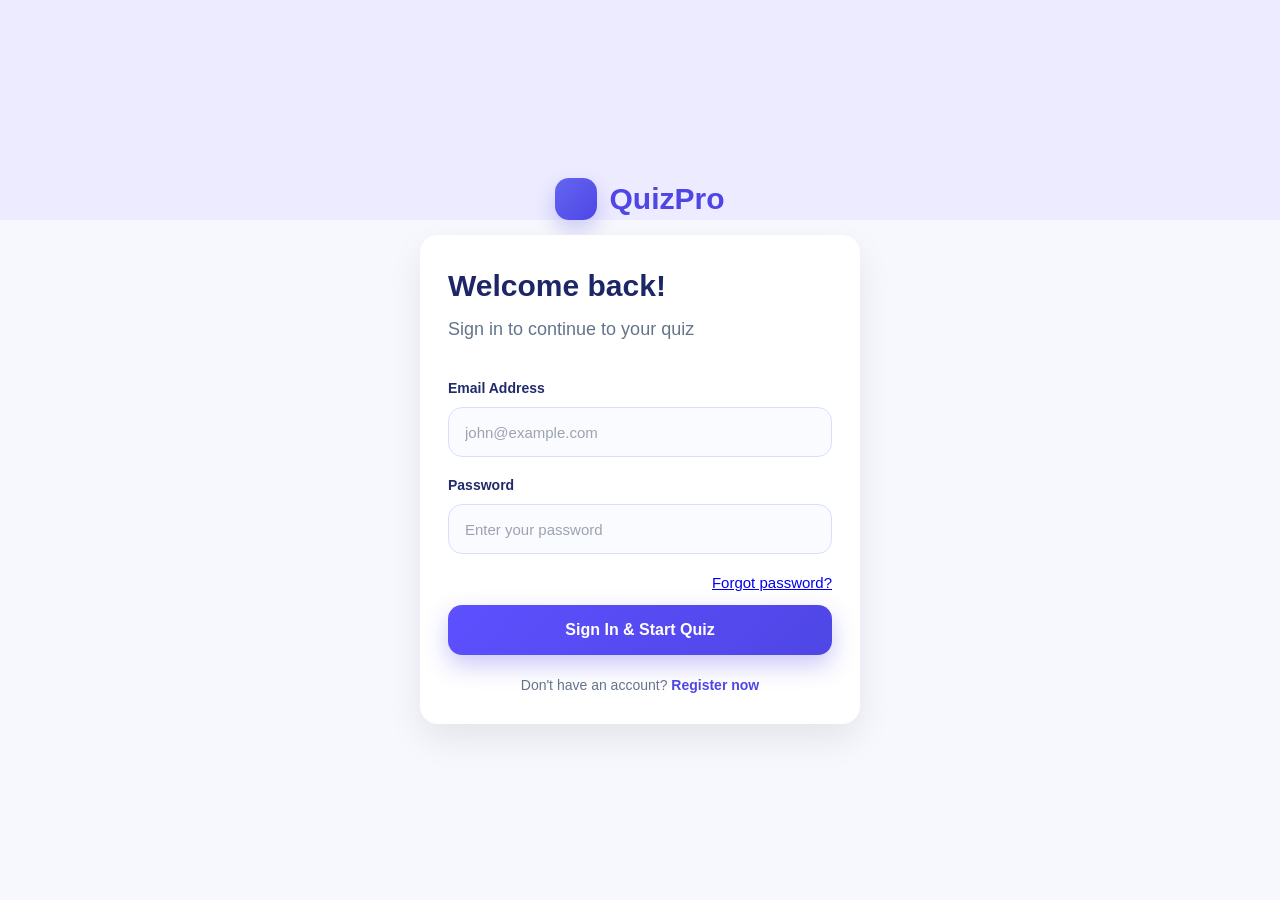
<file: login.html>
<!doctype html>
<html lang="en">
  <head>
    <meta charset="UTF-8" />

    <meta name="viewport" content="width=device-width, initial-scale=1.0" />

    <title>Quiz web app</title>

    <link rel="stylesheet" href="style.css" />
  </head>

  <body>
    <div class="background">
      <div class="top-bg"></div>

      <div class="bottom-bg"></div>
    </div>

    <main class="container">
      <div class="logo">
        <div class="logo-icon">
          <i class="ri-clipboard-line"></i>
        </div>

        <h2>QuizPro</h2>
      </div>

      <section class="card">
        <h1>Welcome back!</h1>

        <p class="subtitle">Sign in to continue to your quiz</p>

        <form id="loginForm" novalidate>
          <div class="input-group">
            <label for="email"> Email Address </label>

            <input type="email" id="email" placeholder="john@example.com" />

            <small class="error-message"></small>
          </div>

          <div class="input-group">
            <label for="password"> Password </label>

            <div class="password-box">
              <input
                type="password"
                id="password"
                placeholder="Enter your password"
              />

              <i class="ri-eye-line toggle-password" data-target="password"></i>
            </div>

            <small class="error-message"></small>
          </div>

          <div class="forgot-wrapper">
            <a href="#"> Forgot password? </a>
          </div>

          <button type="submit">Sign In & Start Quiz</button>
        </form>

        <div class="bottom-text">
          Don't have an account?

          <a href="register.html"> Register now </a>
        </div>
      </section>
    </main>

    <script src="login.js"></script>
  </body>
</html>
</file>
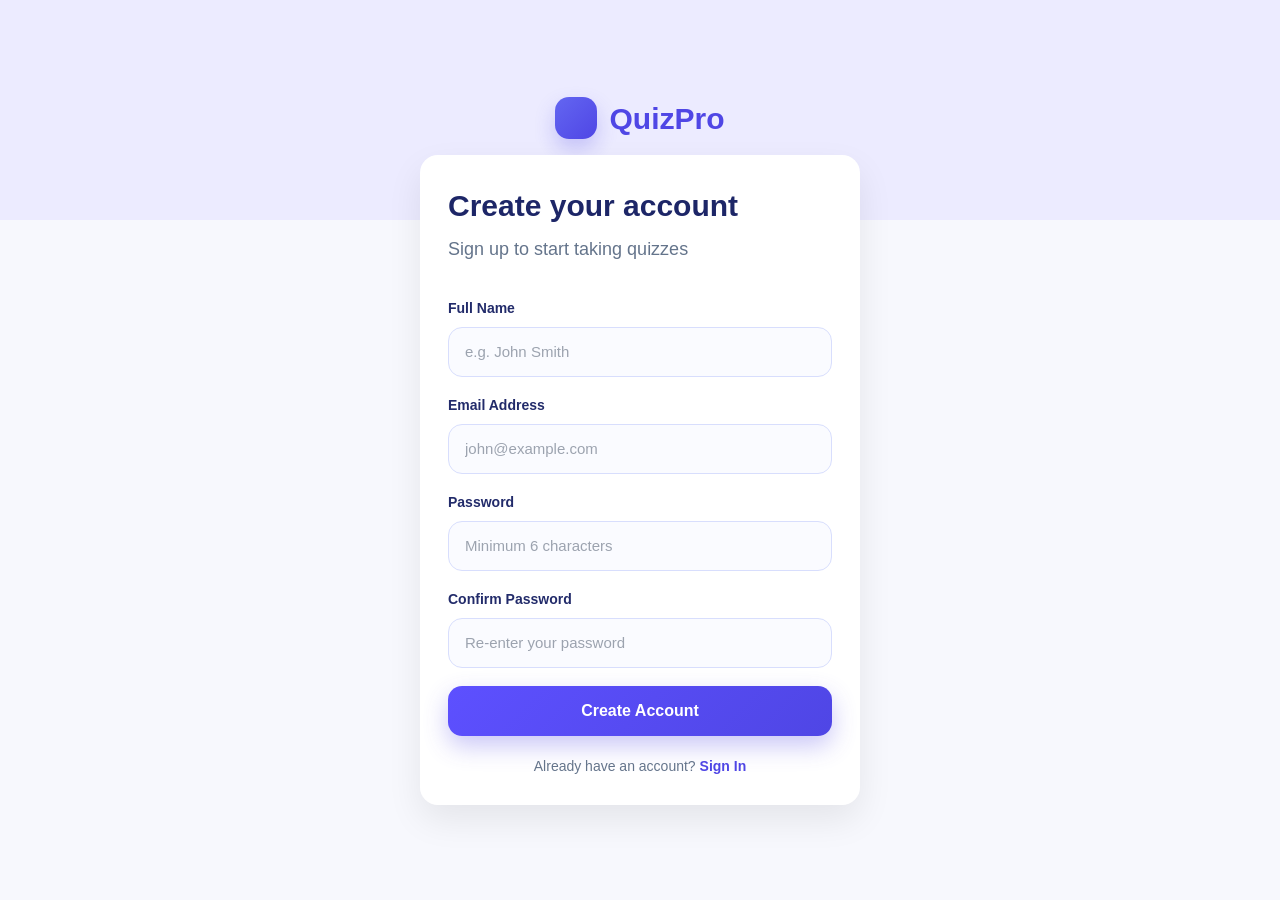
<file: register.html>
<!doctype html>
<html lang="en">
  <head>
    <meta charset="UTF-8" />
    <meta name="viewport" content="width=device-width, initial-scale=1.0" />

    <title>Quiz Web App</title>
    <link rel="stylesheet" href="style.css" />
  </head>

  <body>
    <div class="background">
      <div class="top-bg"></div>

      <div class="bottom-bg"></div>
    </div>

    <main class="container">
      <div class="logo">
        <div class="logo-icon">
          <i class="ri-clipboard-line"></i>
        </div>

        <h2>QuizPro</h2>
      </div>

      <section class="card">
        <h1>Create your account</h1>

        <p class="subtitle">Sign up to start taking quizzes</p>

        <form id="registerForm" novalidate>
          <div class="input-group">
            <label for="name"> Full Name </label>

            <input type="text" id="name" placeholder="e.g. John Smith" />

            <small class="error-message"></small>
          </div>

          <div class="input-group">
            <label for="email"> Email Address </label>

            <input type="email" id="email" placeholder="john@example.com" />

            <small class="error-message"></small>
          </div>

          <div class="input-group">
            <label for="password"> Password </label>

            <div class="password-box">
              <input
                type="password"
                id="password"
                placeholder="Minimum 6 characters"
              />

              <i class="ri-eye-line toggle-password" data-target="password">
              </i>
            </div>

            <small class="error-message"></small>
          </div>

          <div class="input-group">
            <label for="confirmPassword"> Confirm Password </label>

            <div class="password-box">
              <input
                type="password"
                id="confirmPassword"
                placeholder="Re-enter your password"
              />

              <i
                class="ri-eye-line toggle-password"
                data-target="confirmPassword"
              >
              </i>
            </div>

            <small class="error-message"></small>
          </div>

          <button type="submit">Create Account</button>
        </form>

        <div class="bottom-text">
          Already have an account?

          <a href="/login.html"> Sign In </a>
        </div>
      </section>
    </main>

    <script src="register.js"></script>
  </body>
</html>
</file>
<file: style.css>
* {
  margin: 0;
  padding: 0;
  box-sizing: border-box;
}

body {
  font-family: "Inter", sans-serif;
  background: #f6f7ff;
  overflow-x: hidden;
}
.con {
  padding: 10px;
}
.container2 {
  margin: auto;
  max-width: 670px;
}

.background {
  position: fixed;
  inset: 0;
  z-index: -1;
}

.top-bg {
  height: 220px;
  background: #ecebff;
}

.bottom-bg {
  height: calc(100vh - 220px);
  background: #f7f8fd;
}

.container {
  width: 100%;
  min-height: 100vh;

  display: flex;
  flex-direction: column;
  justify-content: center;
  align-items: center;

  padding: 20px;
}

.logo {
  display: flex;
  align-items: center;
  gap: 10px;

  margin-bottom: 14px;
}

.logo-icon {
  width: 38px;
  height: 38px;

  display: flex;
  justify-content: center;
  align-items: center;

  border-radius: 12px;

  background: linear-gradient(135deg, #6b5cff, #4f46e5);

  color: white;

  box-shadow: 0 8px 20px rgba(79, 70, 229, 0.25);
}

.logo-icon i {
  font-size: 18px;
}

.logo h2 {
  font-size: 24px;
  color: #4f46e5;
  font-weight: 700;
}

.card {
  width: 100%;
  max-width: 440px;

  background: white;

  border-radius: 18px;

  padding: 28px;

  box-shadow: 0 15px 35px rgba(0, 0, 0, 0.08);
}

.card h1 {
  color: #1d2667;

  font-size: 30px;

  font-weight: 700;

  margin-bottom: 8px;
}

.subtitle {
  color: #68758d;

  font-size: 15px;

  margin-bottom: 24px;
}

.input-group {
  margin-bottom: 18px;
}

.input-group label {
  display: block;

  margin-bottom: 8px;

  font-size: 14px;

  font-weight: 600;

  color: #222b6a;
}

.input-group input {
  width: 100%;

  height: 50px;

  padding: 0 16px;

  border-radius: 14px;

  border: 1px solid #d8defd;

  background: #fafbff;

  outline: none;

  font-size: 15px;

  transition: 0.3s;
}

.input-group input::placeholder {
  color: #9ca3af;
}

.input-group input:focus {
  border-color: #4f46e5;

  background: white;

  box-shadow: 0 0 0 3px rgba(79, 70, 229, 0.12);
}

.password-box {
  position: relative;
}

.password-box i {
  position: absolute;

  right: 15px;

  top: 50%;

  transform: translateY(-50%);

  font-size: 18px;

  cursor: pointer;

  color: #6b7280;
}

.error {
  color: red;

  font-size: 13px;

  margin-bottom: 12px;
}

button {
  width: 100%;

  height: 50px;

  border: none;

  border-radius: 14px;

  cursor: pointer;

  color: white;

  font-size: 16px;

  font-weight: 600;

  background: linear-gradient(135deg, #5d50ff, #4f46e5);

  transition: 0.3s;

  box-shadow: 0 10px 25px rgba(79, 70, 229, 0.3);
}

button:hover {
  transform: translateY(-2px);

  box-shadow: 0 14px 30px rgba(79, 70, 229, 0.35);
}

.bottom-text {
  margin-top: 20px;

  text-align: center;

  font-size: 14px;

  color: #64748b;
}

.bottom-text a {
  color: #4f46e5;

  text-decoration: none;

  font-weight: 600;
}

.bottom-text a:hover {
  text-decoration: underline;
}

@media (max-width: 600px) {
  .container {
    padding: 16px;
  }

  .card {
    max-width: 100%;

    padding: 22px;
  }

  .logo {
    margin-bottom: 20px;
  }

  .logo-icon {
    width: 34px;
    height: 34px;
  }

  .logo-icon i {
    font-size: 16px;
  }

  .logo h2 {
    font-size: 22px;
  }

  .card h1 {
    font-size: 26px;
  }

  .subtitle {
    font-size: 14px;
  }

  .input-group input {
    height: 48px;

    font-size: 14px;
  }

  button {
    height: 48px;

    font-size: 15px;
  }
}
.error-message {
  display: none;
  color: #ef4444;
  font-size: 13px;
  margin-top: 6px;
  min-height: 18px;
}

.input-error {
  border: 1px solid #ef4444 !important;
  background: #fff5f5 !important;
}

.input-success {
  border: 1px solid #22c55e !important;
}

.forgot-wrapper {
  text-align: right;
  padding-bottom: 10px;
}

* {
  margin: 0;
  padding: 0;
  box-sizing: border-box;
}

body {
  font-family: "Inter", sans-serif;
  background: #f5f7ff;
  color: #172554;
  overflow-x: hidden;
  font-size: 15px;
  line-height: 1.5;
}

.quiz-header {
  position: sticky;
  z-index: 1000;

  background: #fff;

  box-shadow: 0 2px 8px rgba(0, 0, 0, 0.05);
}
.header {
  margin: auto;
  padding-top: 15px;
  padding: 15px 10% 0 10%;
  height: 68px;

  display: flex;

  justify-content: space-around;

  align-items: center;
}

.logo {
  display: flex;

  align-items: center;

  gap: 10px;
}

.logo-icon {
  width: 40px;

  height: 40px;

  border-radius: 12px;

  background: linear-gradient(135deg, #635bff, #4f46e5);

  display: flex;

  justify-content: center;

  align-items: center;

  color: #fff;

  box-shadow: 0 8px 18px rgba(79, 70, 229, 0.22);
}

.logo-icon i {
  font-size: 18px;
}

.logo h2 {
  font-family: "Nunito", sans-serif;

  font-size: 28px;

  color: #4f46e5;

  font-weight: 800;
}

.header-right {
  display: flex;

  align-items: center;

  gap: 16px;
}

.user {
  font-size: 15px;

  color: #64748b;
}

.user span {
  font-weight: 700;

  color: #111827;
}

.timer {
  display: flex;

  align-items: center;

  gap: 8px;

  padding: 10px 16px;

  border-radius: 14px;

  background: #eef2ff;

  color: #4338ca;

  font-weight: 700;

  font-size: 20px;

  box-shadow: 0 3px 8px rgba(79, 70, 229, 0.08);
}

.timer i {
  font-size: 18px;
}

.timer.danger {
  background: #fee2e2;

  color: #dc2626;
}

.progress {
  width: 100%;

  height: 3px;

  background: #e5e7eb;
}

.progress-bar {
  width: 0%;

  height: 100%;

  background: #4f46e5;

  transition: 0.35s ease;
}
.quiz-container {
  width: 94%;

  max-width: 760px;

  margin: 0px auto 34px;
}

.quiz-info {
  display: flex;

  justify-content: space-between;

  align-items: center;

  margin-bottom: 1px;
}

.question-count {
  background: #eef2ff;

  color: #4f46e5;

  font-size: 15px;

  font-weight: 700;

  padding: 8px 14px;

  border-radius: 999px;
}

.answered {
  color: #64748b;

  font-size: 15px;
}

.quiz-card {
  background: #fff;

  border-radius: 18px;

  padding: 26px;

  box-shadow: 0 8px 22px rgba(0, 0, 0, 0.05);
  min-height: 422px;
  border: 1px solid #eceef9;
}

.quiz-card h2 {
  font-family: "Nunito", sans-serif;

  color: #172554;

  margin-bottom: 26px;

  line-height: 1.45;
}

.options {
  display: flex;

  flex-direction: column;

  gap: 12px;
}

.option {
  display: flex;

  align-items: center;

  gap: 14px;

  min-height: 64px;

  padding: 15px 18px;

  background: #f8faff;

  border: 2px solid #d8defd;

  border-radius: 16px;

  cursor: pointer;

  transition: 0.25s;
}

.option:hover {
  border-color: #4f46e5;

  background: #eef2ff;
}

.option-letter {
  width: 32px;

  height: 32px;

  border-radius: 50%;

  border: 2px solid #bfc7da;

  display: flex;

  justify-content: center;

  align-items: center;

  font-size: 15px;

  font-weight: 700;

  color: #64748b;

  flex-shrink: 0;
}

.option-text {
  font-size: 16px;

  color: #172554;

  font-weight: 500;
}

.option.active {
  background: #eef2ff;

  border-color: #4f46e5;

  box-shadow: 0 6px 18px rgba(79, 70, 229, 0.12);
}

.option.active .option-letter {
  background: #4f46e5;

  color: #fff;

  border-color: #4f46e5;
}

.option.active .option-text {
  color: #1e1b4b;

  font-weight: 600;
}
.option.correct {
  background: #ecfdf5;

  border-color: #22c55e;
}

.option.correct .option-letter {
  background: #22c55e;

  color: #fff;

  border-color: #22c55e;
}

.option.wrong {
  background: #fef2f2;

  border-color: #ef4444;
}

.option.wrong .option-letter {
  background: #ef4444;

  color: #fff;

  border-color: #ef4444;
}

.navigator {
  display: flex;

  justify-content: center;

  align-items: center;

  flex-wrap: wrap;

  gap: 10px;

  margin: 16px 0;
}

.nav-btn {
  width: 36px;

  height: 36px;

  border-radius: 50%;

  border: 2px solid #d8defd;

  background: #fff;

  color: #64748b;

  font-size: 14px;

  font-weight: 600;

  cursor: pointer;

  transition: 0.25s;
}

.nav-btn:hover {
  background: #eef2ff;

  border-color: #4f46e5;

  color: #4f46e5;

  transform: translateY(-2px);
}

.nav-btn.active {
  background: #4f46e5;

  color: #fff;

  border-color: #4f46e5;

  box-shadow: 0 6px 15px rgba(79, 70, 229, 0.25);
}

.nav-btn.answered {
  background: #eef2ff;

  color: #4f46e5;

  border-color: #4f46e5;
}

.buttons {
  display: flex;

  justify-content: space-between;

  align-items: center;

  gap: 14px;
  flex-wrap: wrap;

  margin-top: 18px;
  width: 100;
}

.buttons .btn {
  width: 145px;
}

.btn {
  min-width: 145px;

  height: 48px;

  border: none;

  outline: none;

  border-radius: 14px;

  cursor: pointer;

  font-family: "Inter", sans-serif;

  font-size: 15px;

  font-weight: 600;

  display: flex;

  justify-content: center;

  align-items: center;

  gap: 8px;

  transition: 0.25s;
}

.btn-outline {
  background: #fff;

  color: #64748b;

  border: 2px solid #d8defd;
}

.btn-outline:hover {
  border-color: #4f46e5;

  background: #f8faff;

  color: #4f46e5;
}

.btn-primary {
  background: #4f46e5;

  color: #fff;

  box-shadow: 0 8px 18px rgba(79, 70, 229, 0.22);
}

.btn-primary:hover {
  background: #4338ca;

  transform: translateY(-2px);
}

.btn-success {
  display: none;

  background: #6936b5;

  color: #fff;
}

.btn-success:hover {
  background: #6936b5;

  transform: translateY(-2px);
  box-shadow: 10 80px 1px rgba(125, 58, 19, 0.22);
}

.btn:disabled {
  opacity: 0.45;

  cursor: not-allowed;

  transform: none;

  box-shadow: none;
}

.quiz-card {
  animation: fade 0.3s ease;
}

@keyframes fade {
  from {
    opacity: 0;

    transform: translateY(12px);
  }

  to {
    opacity: 1;

    transform: translateY(0);
  }
}

::-webkit-scrollbar {
  width: 6px;
}

::-webkit-scrollbar-track {
  background: #f3f4f6;
}

::-webkit-scrollbar-thumb {
  background: #c7d2fe;

  border-radius: 20px;
}

::-webkit-scrollbar-thumb:hover {
  background: #4f46e5;
}

@media (max-width: 992px) {
  .header {
    max-width: 900px;

    height: 64px;
  }

  .logo h2 {
    font-size: 24px;
  }

  .timer {
    font-size: 18px;

    padding: 8px 14px;
  }

  .quiz-container {
    max-width: 92%;
  }

  .quiz-card {
    padding: 22px;
  }

  .quiz-card h1 {
    font-size: 26px;
  }

  .option {
    min-height: 58px;

    padding: 14px 16px;
  }

  .option-letter {
    width: 30px;

    height: 30px;

    font-size: 14px;
  }

  .option-text {
    font-size: 15px;
  }

  .buttons {
    gap: 12px;

    display: flex;

    justify-content: space-between;

    align-items: center;

    gap: 14px;

    margin-top: 18px;
    width: 100%;
  }
}

@media (max-width: 768px) {
  .header {
    height: 60px;
  }

  .logo h2 {
    font-size: 22px;
  }

  .logo-icon {
    width: 36px;

    height: 36px;
  }

  .logo-icon i {
    font-size: 17px;
  }
  .timer {
    font-size: 16px;

    padding: 8px 12px;
  }

  .question-count {
    font-size: 14px;
  }

  .answered {
    font-size: 14px;
  }

  .quiz-card {
    padding: 18px;
  }

  .quiz-card h1 {
    font-size: 22px;

    margin-bottom: 20px;
  }

  .navigator {
    gap: 8px;

    margin: 12px 0;
  }

  .nav-btn {
    width: 34px;

    height: 34px;

    font-size: 13px;
  }
}

html {
  scroll-behavior: smooth;
}

.container {
  width: 92%;
  max-width: 980px;
  margin: auto;
}

.header {
  position: sticky;
  top: 0;
  z-index: 999;

  width: 100%;
  background: #ffffff;

  box-shadow: 0 2px 12px rgba(0, 0, 0, 0.06);
}

.header-content {
  height: 72px;

  display: flex;

  justify-content: space-between;

  align-items: center;
}

.logo {
  display: flex;

  align-items: center;

  gap: 12px;
}

.logo-icon {
  width: 42px;

  height: 42px;

  border-radius: 14px;

  display: flex;

  justify-content: center;

  align-items: center;

  background: linear-gradient(135deg, #6366f1, #4f46e5);

  color: #fff;

  box-shadow: 0 10px 20px rgba(79, 70, 229, 0.25);
}

.logo-icon i {
  font-size: 20px;
}

.logo h2 {
  font-family: "Nunito", sans-serif;

  font-size: 30px;

  font-weight: 800;

  color: #4f46e5;
}

.user-info {
  font-size: 17px;

  color: #64748b;
}

.user-info span {
  color: #111827;

  font-weight: 700;
}

main {
  padding: 40px 0 60px;
}

.result-card {
  background: #fff;

  border-radius: 26px;

  padding: 42px;

  text-align: center;

  box-shadow: 0 12px 35px rgba(0, 0, 0, 0.07);

  border: 1px solid #eceef9;
}

.result-card h1 {
  font-family: "Nunito", sans-serif;

  font-size: 28px;

  color: #1e3a8a;
}

.subtitle {
  font-size: 18px;

  color: #64748b;

  margin-bottom: 35px;
}

.subtitle span {
  color: #111827;

  font-weight: 700;
}

.circle-wrapper {
  position: relative;

  width: 180px;

  height: 180px;

  margin: 0 auto 28px;
}

.grade-badge {
  display: inline-flex;

  align-items: center;

  justify-content: center;

  padding: 12px 28px;

  border-radius: 999px;

  background: #eef2ff;

  color: #4338ca;

  font-size: 18px;

  font-weight: 700;

  margin-bottom: 35px;
}

.stats {
  display: grid;

  grid-template-columns: repeat(3, 1fr);

  gap: 20px;

  margin-bottom: 36px;
}

.stat-card {
  background: #f8faff;

  border: 1px solid #e5e7eb;

  border-radius: 20px;

  padding: 26px 20px;

  transition: 0.3s;
}

.stat-card:hover {
  transform: translateY(-4px);

  box-shadow: 0 12px 25px rgba(0, 0, 0, 0.08);
}

.stat-card i {
  font-size: 34px;

  margin-bottom: 14px;
}

.score-icon {
  color: #4f46e5;
}

.correct-icon {
  color: #16a34a;
}

.wrong-icon {
  color: #ef4444;
}

.stat-card h2 {
  font-size: 34px;

  font-weight: 800;

  color: #172554;

  margin-bottom: 6px;

  font-family: "Nunito", sans-serif;
}

.stat-card p {
  font-size: 16px;

  color: #64748b;
}

.button-group {
  display: flex;

  justify-content: center;

  gap: 18px;

  margin-top: 10px;
}

.btn {
  min-width: 180px;

  height: 54px;

  border: none;

  border-radius: 16px;

  cursor: pointer;

  font-size: 17px;

  font-weight: 600;

  transition: 0.3s;

  font-family: "Inter", sans-serif;
}

.btn-outline {
  background: #fff;

  color: #4f46e5;

  border: 2px solid #d8defd;
}

.btn-outline:hover {
  background: #eef2ff;

  border-color: #4f46e5;
}

.btn-primary {
  background: #4f46e5;

  color: #fff;

  box-shadow: 0 10px 22px rgba(79, 70, 229, 0.25);
}

.btn-primary:hover {
  background: #4338ca;

  transform: translateY(-2px);
}

#reviewSection {
  display: none;
}

#reviewSection.show {
  display: block;
}
.review-section {
  margin-top: 45px;
}

.review-title {
  font-family: "Nunito", sans-serif;

  font-size: 34px;

  color: #172554;

  margin-bottom: 26px;
}

.review-card {
  background: #fff;

  border-radius: 20px;

  border: 1px solid #e5e7eb;

  margin-bottom: 18px;

  overflow: hidden;

  box-shadow: 0 5px 16px rgba(0, 0, 0, 0.05);
}

.review-header {
  display: flex;

  align-items: center;

  gap: 16px;

  padding: 22px 24px;

  cursor: pointer;

  background: #fff;
  .question {
    font-size: 18px;
  }
}

.review-header:hover {
  background: #f8faff;
}

.question {
  flex: 1;

  font-size: 21px;

  color: #172554;

  font-family: "Nunito", sans-serif;

  font-weight: 700;
}

.toggle-btn {
  width: 29px;

  height: 29px;

  border: none;

  border-radius: 30px;

  background: #4cb463;

  color: #f6f5f8;

  cursor: pointer;

  display: flex;

  justify-content: center;

  align-items: center;

  transition: 0.3s;
}

.toggle-btn i {
  font-size: 20px;
}

.toggle-btn:hover {
  background: #4f46e5;

  color: #fff;
}

.review-body {
  padding: 0 24px 24px;
}

.options {
  display: flex;

  flex-direction: column;

  gap: 14px;
}

.review-option {
  display: flex;

  align-items: center;

  gap: 16px;

  padding: 16px 5px;

  border-radius: 16px;

  border: 2px solid #e5e7eb;

  background: #fafbff;
  height: 40px;
}

.review-option .option-letter {
  width: 34px;

  height: 34px;

  border-radius: 50%;

  background: #eef2ff;

  color: #4f46e5;

  display: flex;

  justify-content: center;

  align-items: center;

  font-weight: 700;

  flex-shrink: 0;
}

.review-option .option-text {
  font-size: 14px;

  color: #334155;

  font-weight: 500;
}

.review-option.correct {
  background: #ecfdf5;

  border-color: #96eeb6;
}

.review-option.correct .option-letter {
  background: #a3ebbd;

  color: #fff;
}

.review-option.correct .option-text {
  color: #166534;

  font-weight: 600;
}

.review-option.wrong {
  background: #fef2f2;

  border-color: #ef4444;
}

.review-option.wrong .option-letter {
  background: #ef4444;

  color: #fff;
}

.review-option.wrong .option-text {
  color: #991b1b;

  font-weight: 600;
}

.review-body {
  max-height: 1000px;

  overflow: hidden;

  transition:
    max-height 0.35s ease,
    padding 0.35s ease;
}

.review-card.closed .review-body {
  max-height: 0;

  padding: 0 24px;
}

.review-card.closed {
  margin-bottom: 16px;
}

.toggle-btn {
  transition: 0.3s ease;
}

.review-card.closed .toggle-btn {
  transform: rotate(-180deg);
}

.toggle-btn i {
  transition: 0.3s;
}

.review-card {
  transition: 0.25s ease;
}

.review-card:hover {
  transform: translateY(-3px);

  box-shadow: 0 14px 28px rgba(0, 0, 0, 0.08);
}

.result-card {
  animation: fadeUp 0.5s ease;
}

.review-card {
  animation: fadeUp 0.5s ease;
}

@keyframes fadeUp {
  from {
    opacity: 0;

    transform: translateY(25px);
  }

  to {
    opacity: 1;

    transform: translateY(0);
  }
}

::-webkit-scrollbar {
  width: 8px;
}

::-webkit-scrollbar-track {
  background: #f3f4f6;
}

::-webkit-scrollbar-thumb {
  background: #c7d2fe;

  border-radius: 20px;
}

::-webkit-scrollbar-thumb:hover {
  background: #4f46e5;
}

@media (max-width: 992px) {
  .container {
    width: 94%;
  }

  .result-card {
    padding: 34px;
  }

  .result-card h1 {
    font-size: 34px;
  }

  .stats {
    gap: 16px;
  }
}

@media (max-width: 768px) {
  .header-content {
    height: 64px;
  }

  .logo h2 {
    font-size: 24px;
  }

  .logo-icon {
    width: 38px;

    height: 38px;
  }

  .user-info {
    font-size: 15px;
  }

  .result-card {
    padding: 24px;
  }

  .result-card h1 {
    font-size: 28px;
  }

  .subtitle {
    font-size: 16px;
  }

  .circle-wrapper {
    width: 150px;

    height: 150px;
  }

  .circle-wrapper svg {
    width: 150px;

    height: 150px;
  }

  .circle-text h2 {
    font-size: 34px;
  }

  .grade-badge {
    font-size: 16px;

    padding: 10px 22px;
  }

  .stats {
    grid-template-columns: 1fr;
  }

  .button-group {
    flex-direction: column;
  }

  .btn {
    width: 100%;
  }

  .review-title {
    font-size: 28px;
  }

  .question {
    font-size: 18px;
  }
}

@media (max-width: 480px) {
  .header-content {
    height: 58px;
  }

  .logo {
    gap: 8px;
  }

  .logo-icon {
    width: 34px;

    height: 34px;

    border-radius: 10px;
  }

  .logo-icon i {
    font-size: 16px;
  }

  .logo h2 {
    font-size: 20px;
  }

  .user-info {
    display: none;
  }

  main {
    padding: 24px 0 40px;
  }

  .result-card {
    padding: 18px;

    border-radius: 18px;
  }

  .result-card h1 {
    font-size: 24px;
  }

  .subtitle {
    font-size: 15px;

    margin-bottom: 24px;
  }

  .circle-wrapper {
    width: 130px;

    height: 130px;

    margin-bottom: 20px;
  }

  .circle-wrapper svg {
    width: 130px;

    height: 130px;
  }

  .circle-text h2 {
    font-size: 28px;
  }

  .grade-badge {
    font-size: 15px;

    padding: 8px 18px;

    margin-bottom: 24px;
  }

  .stat-card {
    padding: 20px 14px;
  }

  .stat-card h2 {
    font-size: 28px;
  }

  .stat-card i {
    font-size: 28px;
  }

  .review-title {
    font-size: 24px;
  }

  .review-header {
    padding: 18px;
  }

  .question {
    font-size: 16px;
  }

  .review-body {
    padding: 0 18px 18px;
  }

  .review-option {
    padding: 14px;

    gap: 12px;
  }

  .review-option .option-letter {
    width: 30px;

    height: 30px;

    font-size: 14px;
  }

  .review-option .option-text {
    font-size: 15px;
  }
  .buttons {
    flex-direction: column;
    .btn {
      width: 100%;
    }
  }
}

.result-header {
  text-align: center;
  margin-bottom: 35px;
}

.result-header h1 {
  font-size: 42px;
  font-weight: 800;
  color: #1e293b;
  margin-bottom: 8px;
}

.result-header p {
  font-size: 18px;
  color: #64748b;
}

.circle-wrapper {
  display: flex;
  justify-content: center;
  margin: 35px 0 25px;
}

.circle {
  width: 180px;
  height: 180px;
  position: relative;
}

.circle svg {
  width: 180px;
  height: 180px;
  transform: rotate(-90deg);
}

.circle svg circle {
  fill: none;
  stroke-width: 12;
}

.circle-bg {
  stroke: #e8ecff;
}

.circle-progress {
  stroke: #4f46e5;
  stroke-linecap: round;
  stroke-dasharray: 452;
  stroke-dashoffset: 452;
  transition: stroke-dashoffset 1.2s ease;
}

.circle-text {
  position: absolute;
  inset: 0;
  display: flex;
  justify-content: center;
  align-items: center;
  font-size: 48px;
  font-weight: 800;
  color: #4f46e5;
}

.grade-badge {
  display: inline-flex;
  justify-content: center;
  align-items: center;
  padding: 12px 28px;
  border-radius: 50px;
  font-size: 18px;
  font-weight: 700;
  margin-bottom: 35px;
  border: 1px solid transparent;
}

.stats {
  display: grid;
  grid-template-columns: repeat(3, 1fr);
  gap: 22px;
  margin-bottom: 35px;
}

.stat-card {
  background: #f8faff;
  border: 1px solid #dbe2ff;
  border-radius: 18px;
  padding: 30px 20px;
  text-align: center;
  transition: 0.3s;
}

.stat-card:hover {
  transform: translateY(-4px);
  box-shadow: 0 10px 30px rgba(79, 70, 229, 0.08);
}

.stat-card i {
  font-size: 34px;
  margin-bottom: 14px;
}

.stat-card:nth-child(1) i {
  color: #ec4899;
}

.stat-card:nth-child(2) i {
  color: #22c55e;
}

.stat-card:nth-child(3) i {
  color: #ef4444;
}

.stat-card h2 {
  font-size: 42px;
  color: #1e1b4b;
  margin-bottom: 6px;
  font-weight: 800;
}

.stat-card p {
  color: #64748b;
  font-size: 17px;
}

.action-buttons {
  display: flex;
  justify-content: center;
  gap: 18px;
  margin-top: 10px;
}

.outline-btn,
.primary-btn {
  padding: 15px 38px;
  border-radius: 14px;
  font-size: 17px;
  font-weight: 700;
  cursor: pointer;
  transition: 0.3s;
}

.outline-btn {
  background: white;
  color: #4f46e5;
  border: 2px solid #4f46e5;
}

.outline-btn:hover {
  background: #4f46e5;
  color: white;
}

.primary-btn {
  background: #4f46e5;
  color: white;
  border: none;
  box-shadow: 0 10px 25px rgba(79, 70, 229, 0.28);
}

.primary-btn:hover {
  transform: translateY(-2px);
  background: #4338ca;
}

.progress-wrapper {
  position: relative;
  margin: auto;
}

.progress-svg {
  transform: rotate(-90deg);
}

.bg-circle {
  fill: none;
  stroke: #e5e7eb;
  stroke-width: 12px;
}

.progress-circle {
  fill: none;
  stroke: #4f46e5;
  stroke-width: 12;
  stroke-linecap: round;
  stroke-dasharray: 452;
  stroke-dashoffset: 452;
}

.progress-text {
  position: absolute;
  inset: 0;
  display: flex;
  justify-content: center;
  align-items: center;
}

.progress-text h2 {
  color: #4f46e5;
  font-size: 40px;
}
</file>
